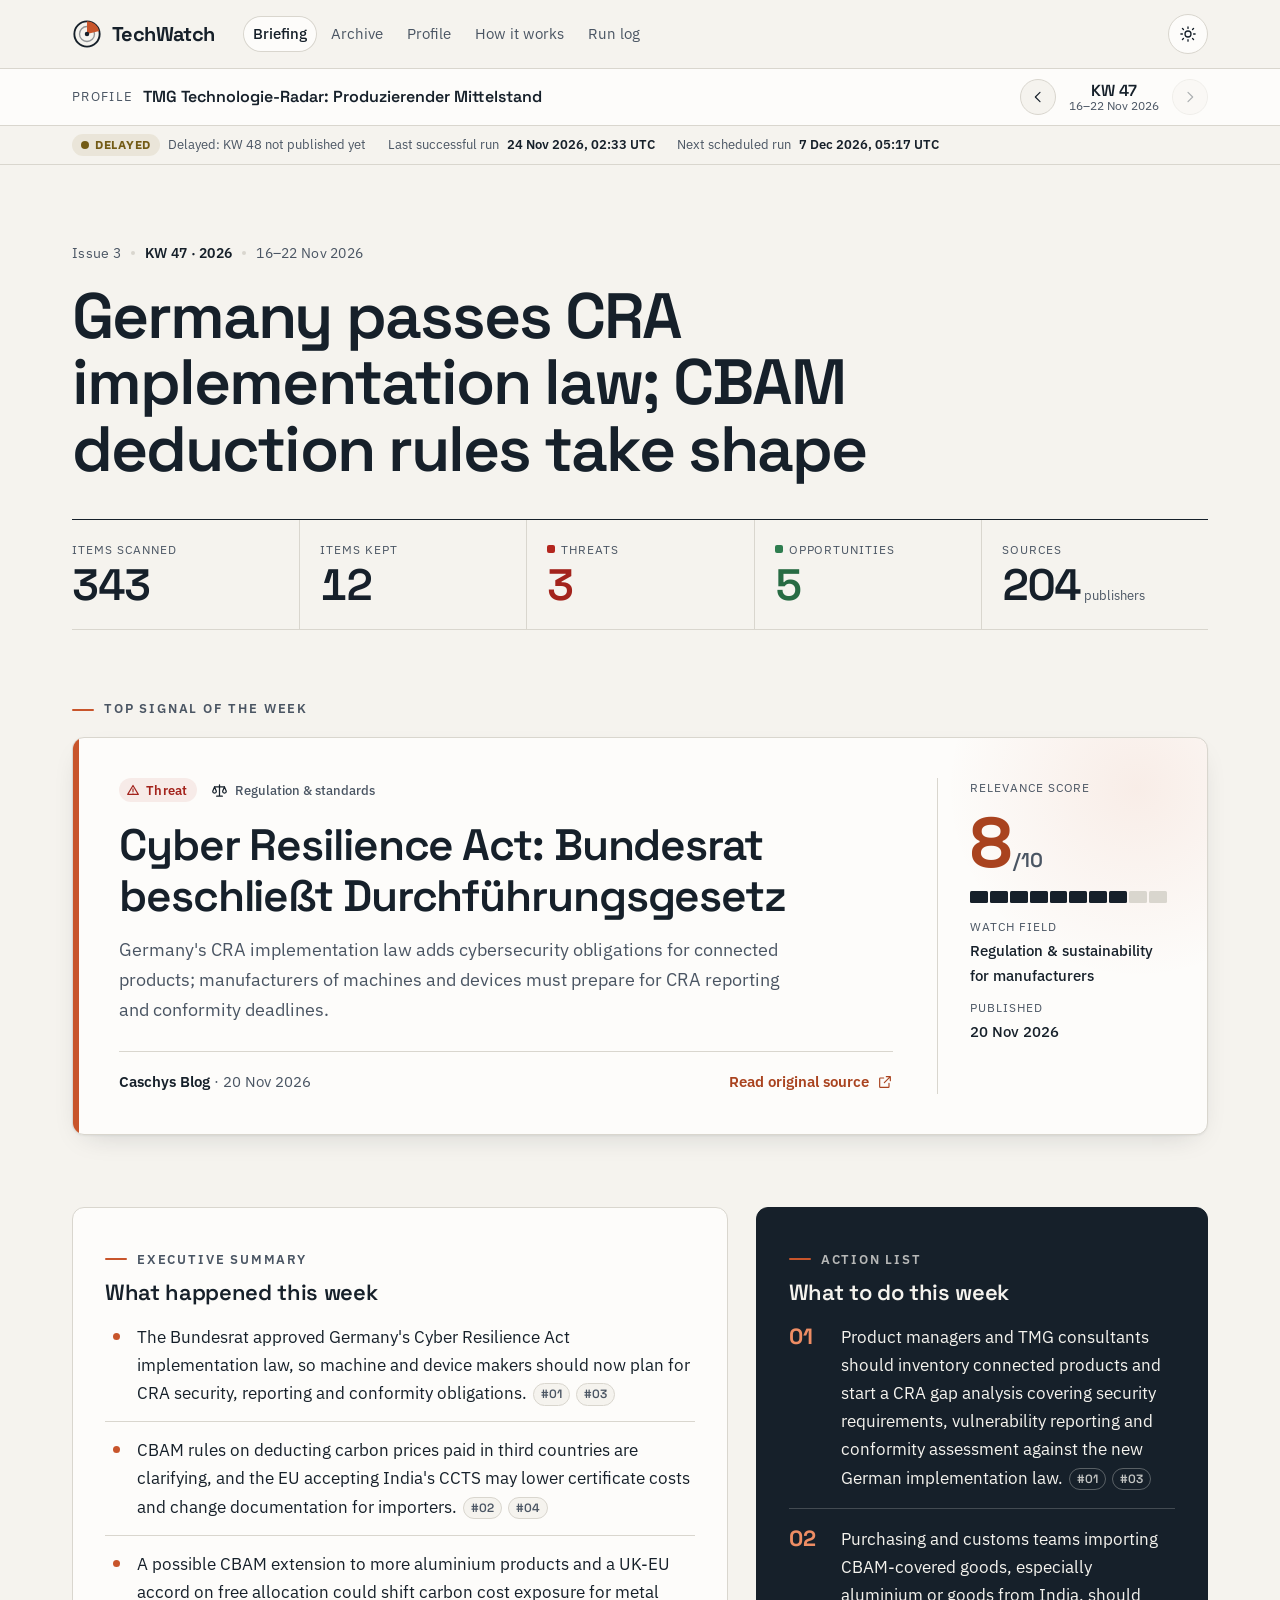
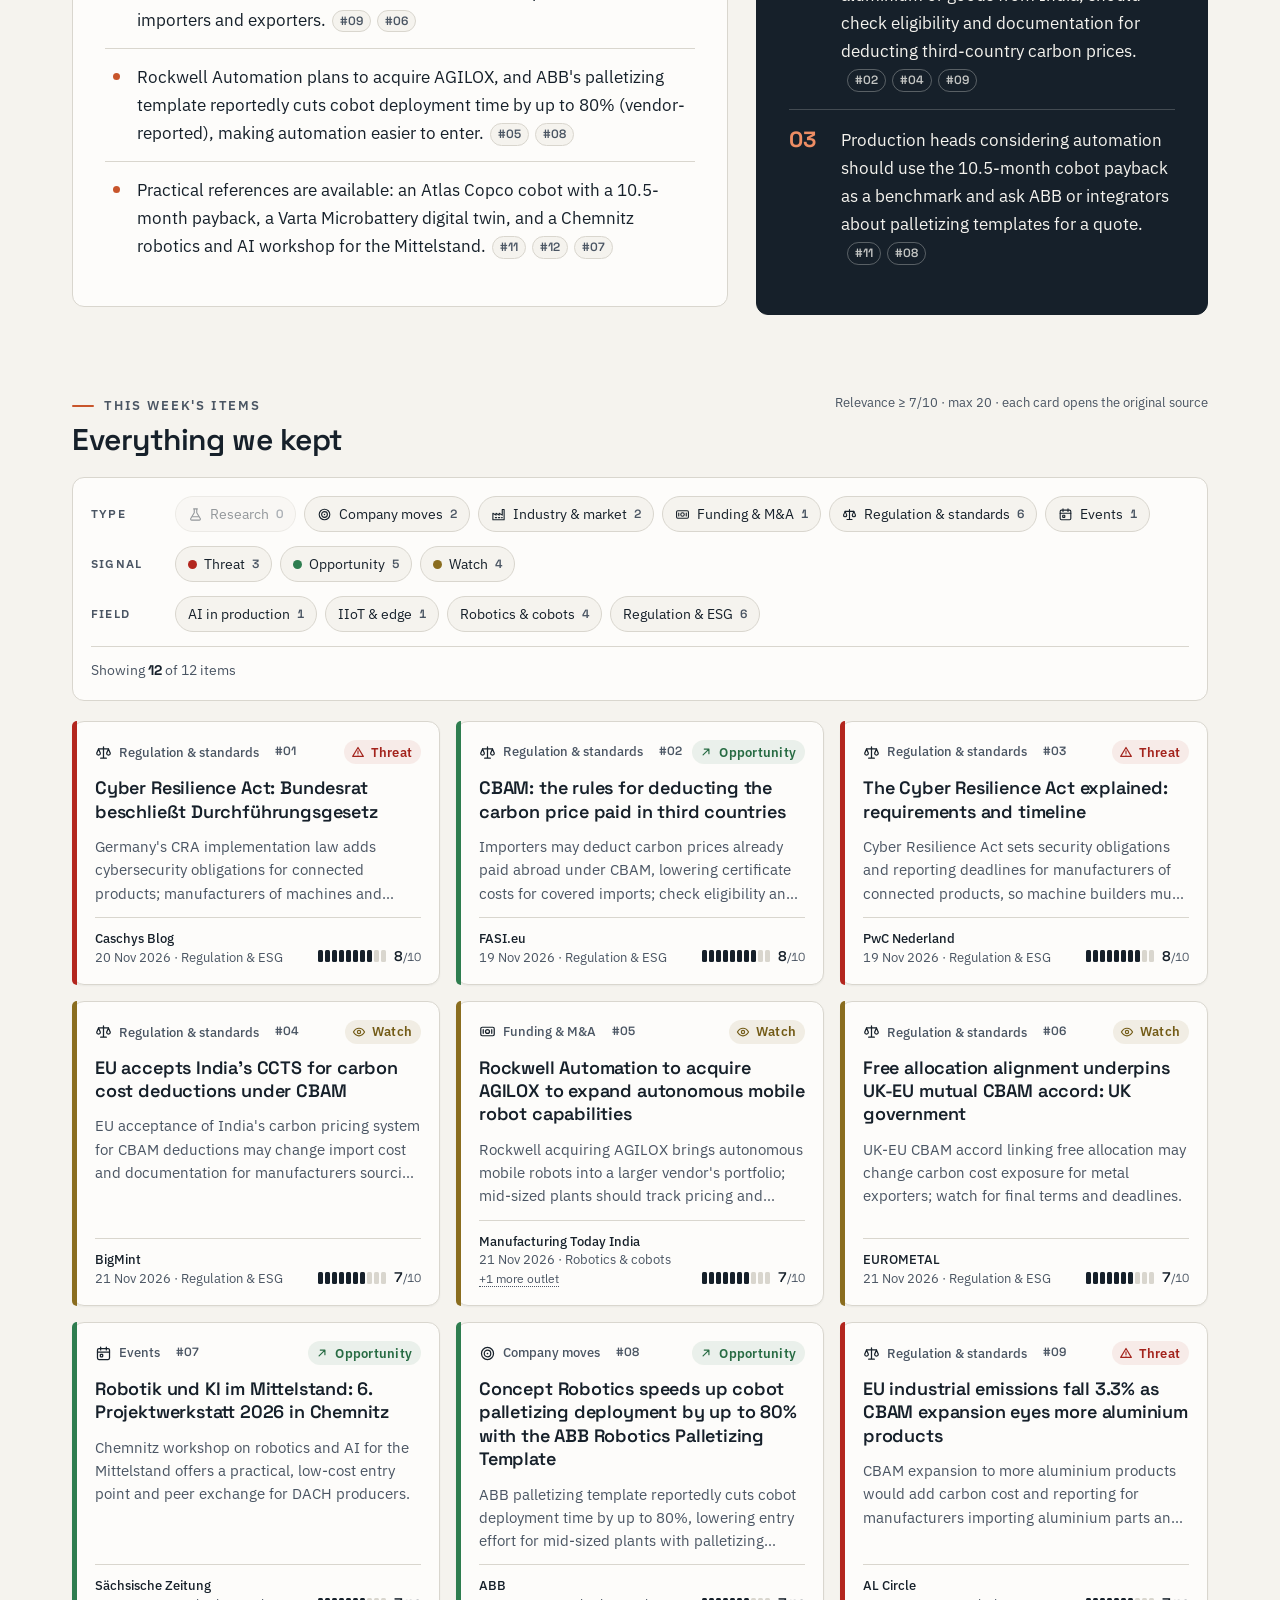
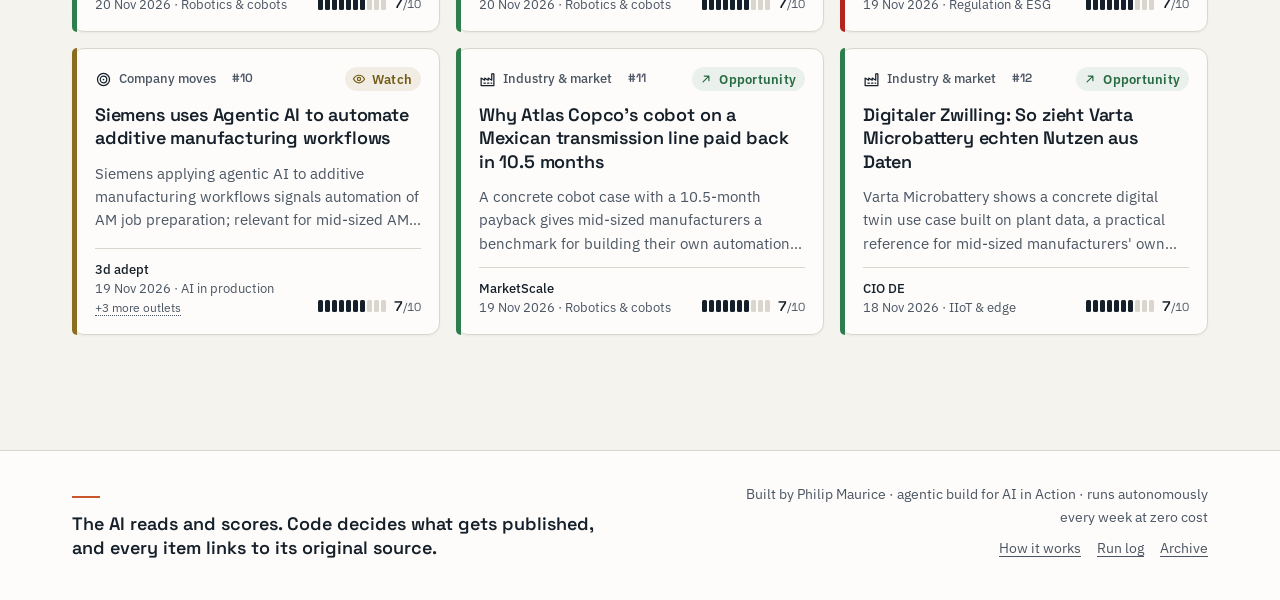
<file: site/index.html>
<!doctype html>
<html lang="en">
<head>
<meta charset="utf-8">
<meta name="viewport" content="width=device-width, initial-scale=1">
<title>TechWatch · Weekly technology briefing</title>
<meta name="description" content="Weekly technology watch for a German die caster: research, competitors, markets and regulation, scored by AI and published by rules.">
<meta name="color-scheme" content="light dark">
<link rel="icon" href="assets/favicon.svg" type="image/svg+xml">
<script>try{var t=localStorage.getItem("tw-theme");if(t==="dark"||t==="light")document.documentElement.setAttribute("data-theme",t)}catch(e){}</script>
<link rel="preconnect" href="https://fonts.googleapis.com">
<link rel="preconnect" href="https://fonts.gstatic.com" crossorigin>
<link rel="stylesheet" href="https://fonts.googleapis.com/css2?family=IBM+Plex+Sans:ital,wght@0,400;0,500;0,600;1,400&family=Space+Grotesk:wght@500;600;700&display=swap">
<link rel="stylesheet" href="assets/css/main.css">
</head>
<body>
<a class="skip-link" href="#main">Skip to content</a>
<header id="masthead" class="masthead"></header>
<main id="main" tabindex="-1"></main>
<footer id="footer" class="footer"></footer>
<script src="assets/js/core.js"></script>
<script src="assets/js/digest.js"></script>
</body>
</html>
</file>
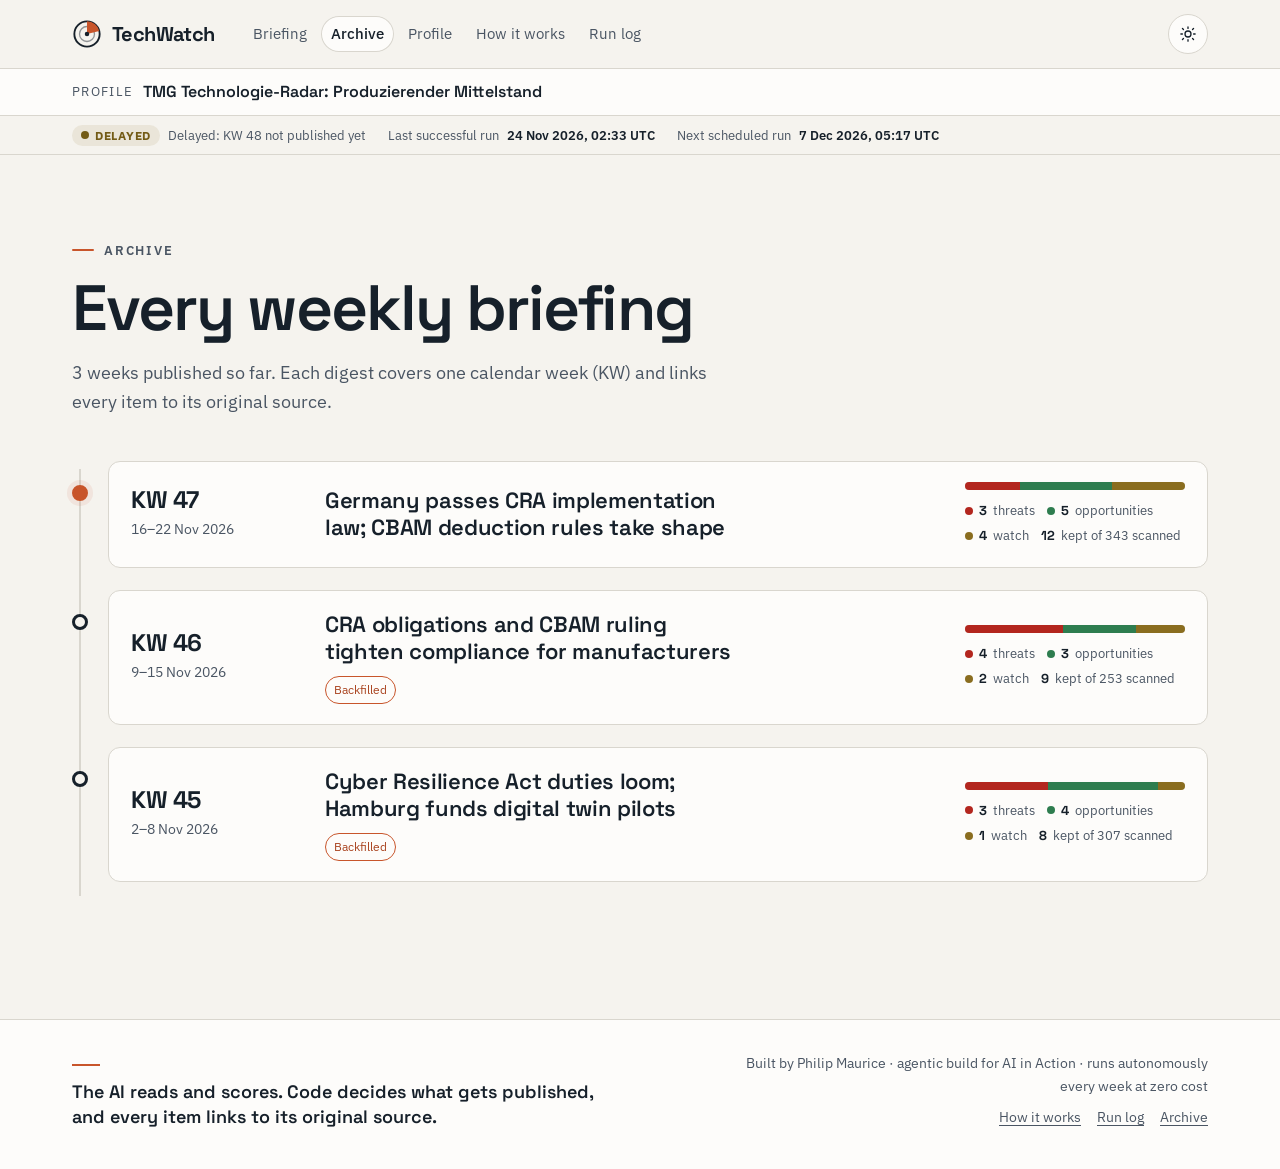
<file: site/archive.html>
<!doctype html>
<html lang="en">
<head>
<meta charset="utf-8">
<meta name="viewport" content="width=device-width, initial-scale=1">
<title>Archive · TechWatch</title>
<meta name="description" content="Every weekly TechWatch briefing, with signal counts per week.">
<meta name="color-scheme" content="light dark">
<link rel="icon" href="assets/favicon.svg" type="image/svg+xml">
<script>try{var t=localStorage.getItem("tw-theme");if(t==="dark"||t==="light")document.documentElement.setAttribute("data-theme",t)}catch(e){}</script>
<link rel="preconnect" href="https://fonts.googleapis.com">
<link rel="preconnect" href="https://fonts.gstatic.com" crossorigin>
<link rel="stylesheet" href="https://fonts.googleapis.com/css2?family=IBM+Plex+Sans:ital,wght@0,400;0,500;0,600;1,400&family=Space+Grotesk:wght@500;600;700&display=swap">
<link rel="stylesheet" href="assets/css/main.css">
</head>
<body>
<a class="skip-link" href="#main">Skip to content</a>
<header id="masthead" class="masthead"></header>
<main id="main" tabindex="-1"></main>
<footer id="footer" class="footer"></footer>
<script src="assets/js/core.js"></script>
<script src="assets/js/archive.js"></script>
</body>
</html>
</file>
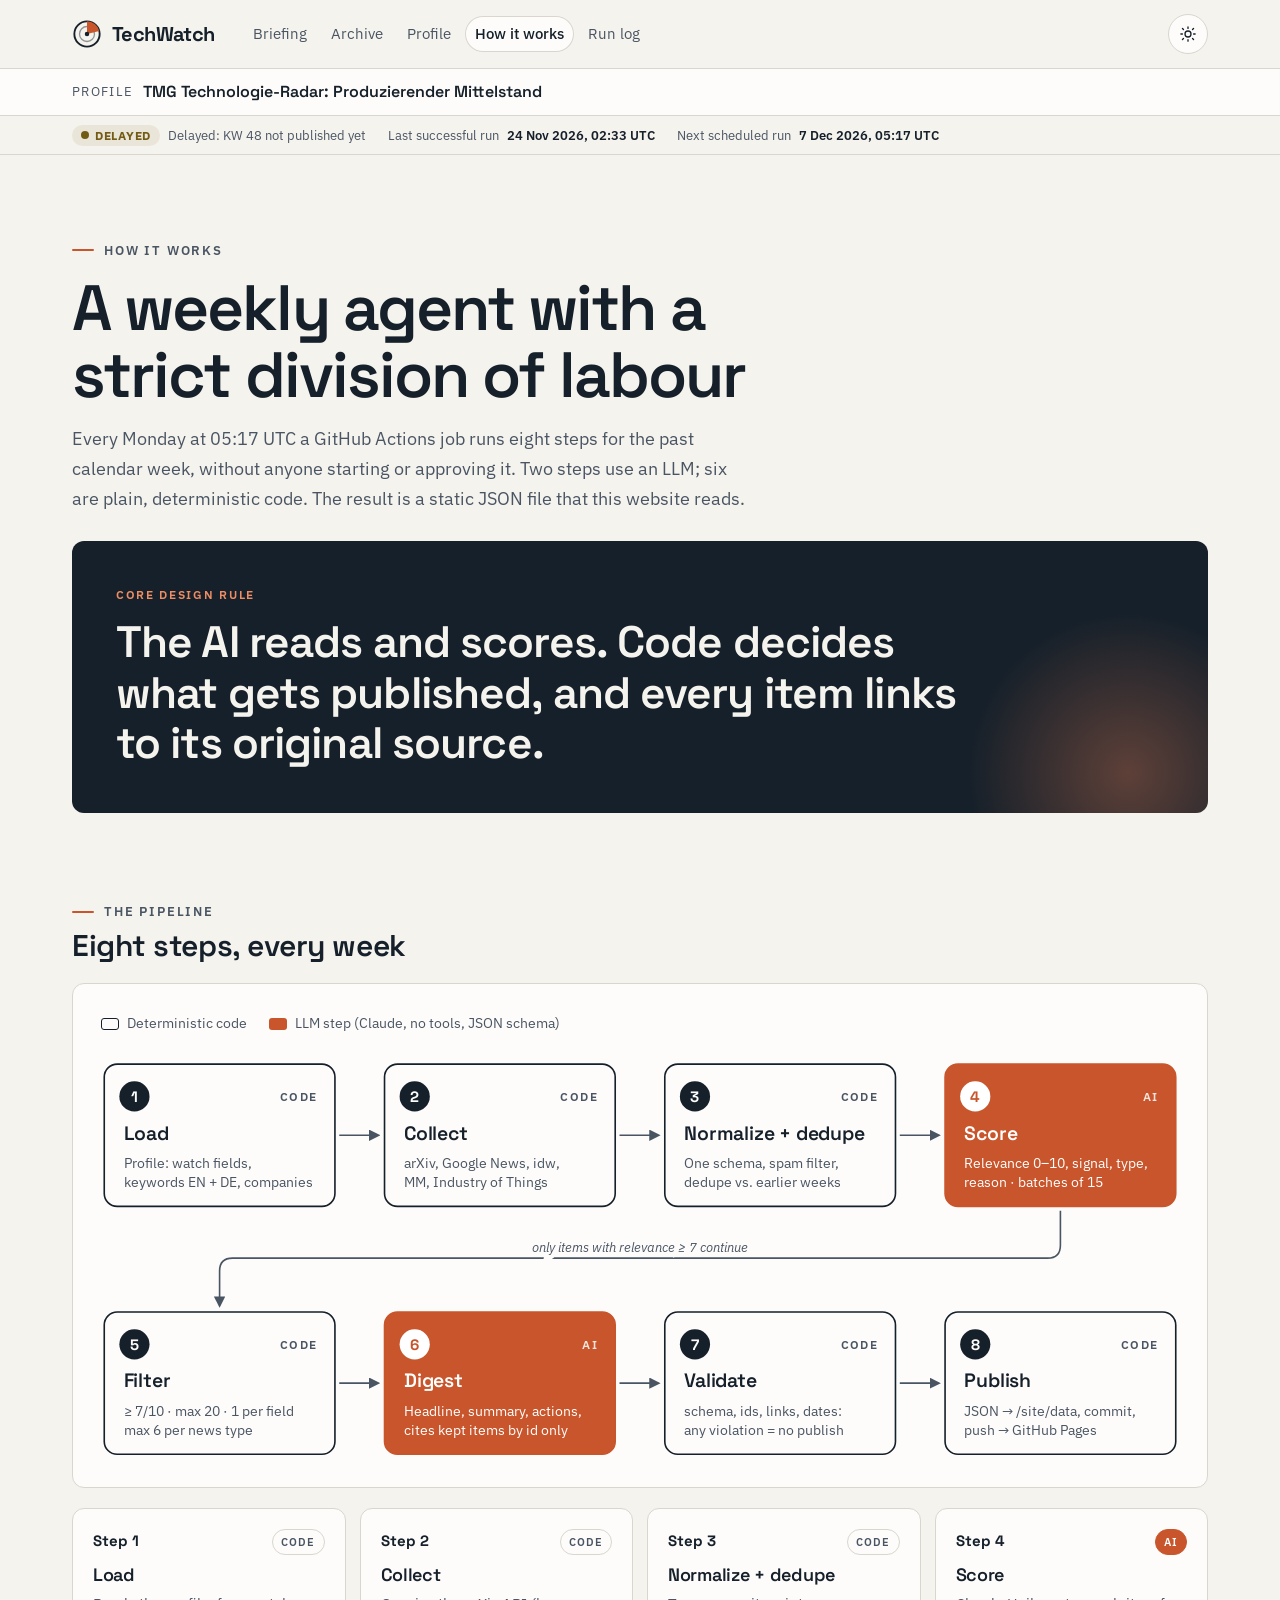
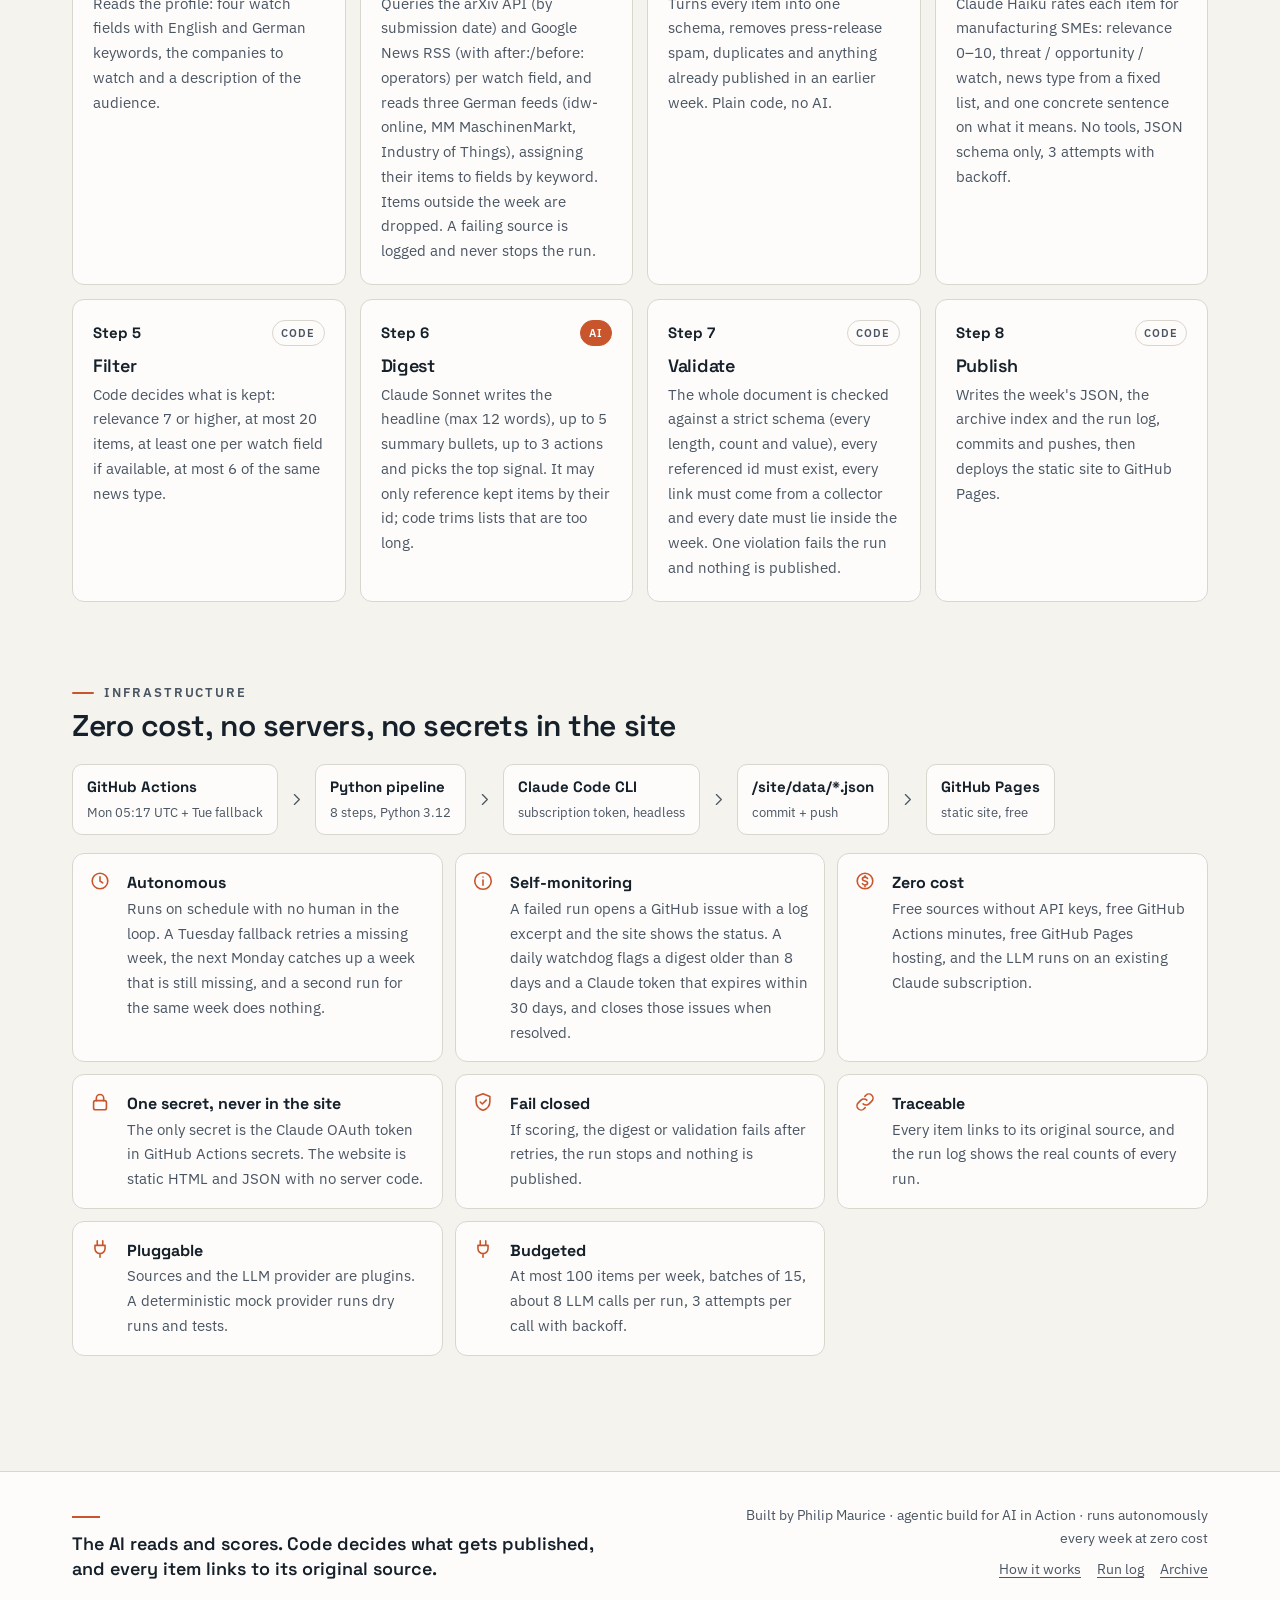
<file: site/how.html>
<!doctype html>
<html lang="en">
<head>
<meta charset="utf-8">
<meta name="viewport" content="width=device-width, initial-scale=1">
<title>How it works · TechWatch</title>
<meta name="description" content="The eight-step TechWatch pipeline: the AI reads and scores, code decides what gets published.">
<meta name="color-scheme" content="light dark">
<link rel="icon" href="assets/favicon.svg" type="image/svg+xml">
<script>try{var t=localStorage.getItem("tw-theme");if(t==="dark"||t==="light")document.documentElement.setAttribute("data-theme",t)}catch(e){}</script>
<link rel="preconnect" href="https://fonts.googleapis.com">
<link rel="preconnect" href="https://fonts.gstatic.com" crossorigin>
<link rel="stylesheet" href="https://fonts.googleapis.com/css2?family=IBM+Plex+Sans:ital,wght@0,400;0,500;0,600;1,400&family=Space+Grotesk:wght@500;600;700&display=swap">
<link rel="stylesheet" href="assets/css/main.css">
</head>
<body>
<a class="skip-link" href="#main">Skip to content</a>
<header id="masthead" class="masthead"></header>
<main id="main" tabindex="-1"></main>
<footer id="footer" class="footer"></footer>
<script src="assets/js/core.js"></script>
<script src="assets/js/how.js"></script>
</body>
</html>
</file>
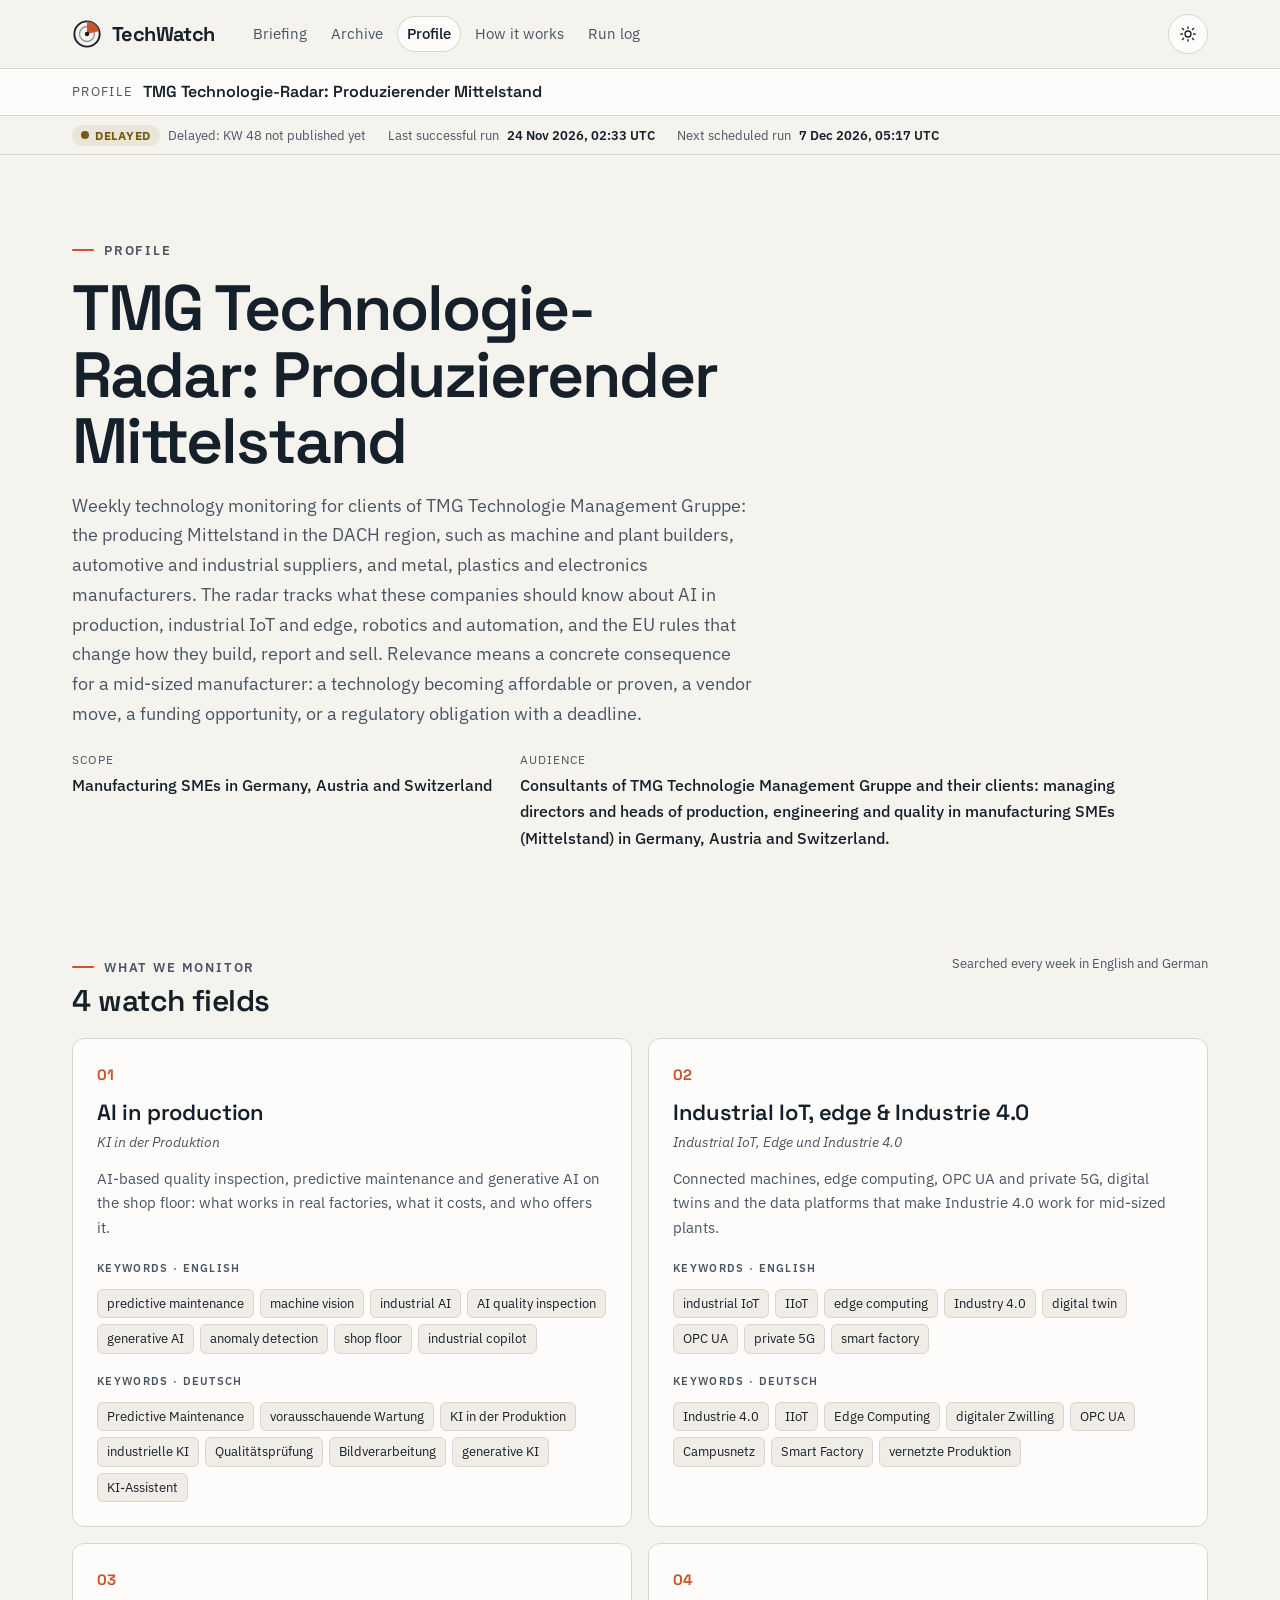
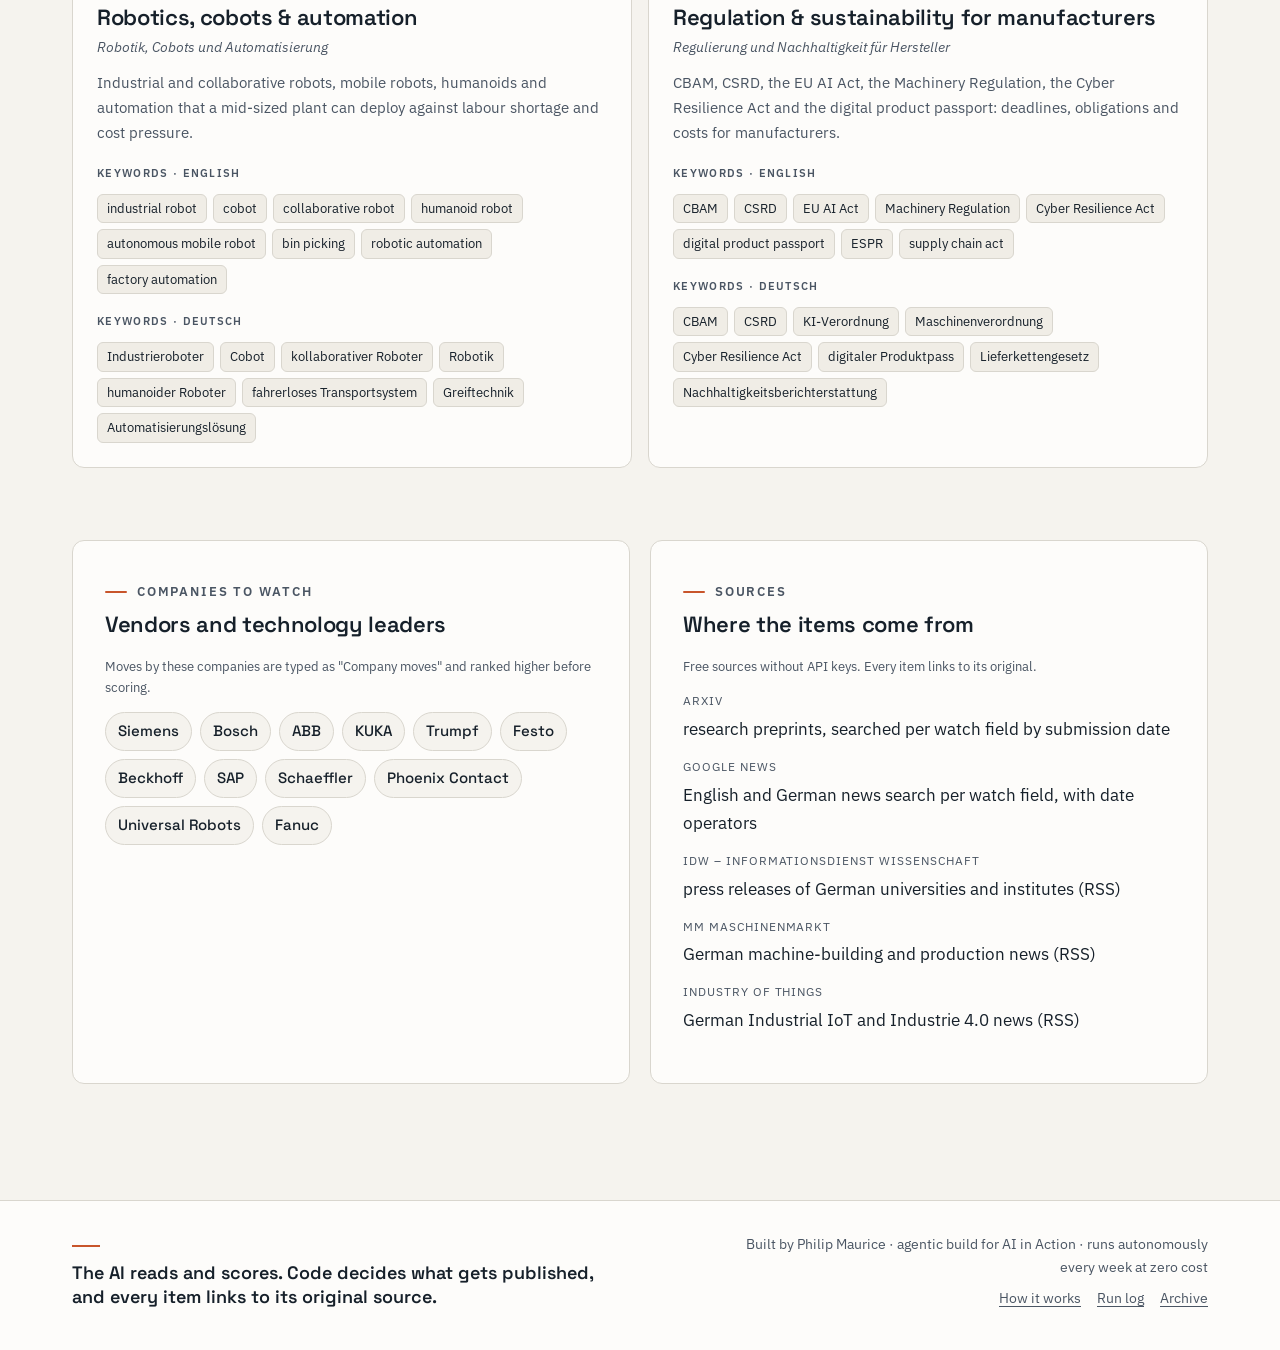
<file: site/profile.html>
<!doctype html>
<html lang="en">
<head>
<meta charset="utf-8">
<meta name="viewport" content="width=device-width, initial-scale=1">
<title>Client profile · TechWatch</title>
<meta name="description" content="The client profile TechWatch monitors: watch fields, keywords and competitors.">
<meta name="color-scheme" content="light dark">
<link rel="icon" href="assets/favicon.svg" type="image/svg+xml">
<script>try{var t=localStorage.getItem("tw-theme");if(t==="dark"||t==="light")document.documentElement.setAttribute("data-theme",t)}catch(e){}</script>
<link rel="preconnect" href="https://fonts.googleapis.com">
<link rel="preconnect" href="https://fonts.gstatic.com" crossorigin>
<link rel="stylesheet" href="https://fonts.googleapis.com/css2?family=IBM+Plex+Sans:ital,wght@0,400;0,500;0,600;1,400&family=Space+Grotesk:wght@500;600;700&display=swap">
<link rel="stylesheet" href="assets/css/main.css">
</head>
<body>
<a class="skip-link" href="#main">Skip to content</a>
<header id="masthead" class="masthead"></header>
<main id="main" tabindex="-1"></main>
<footer id="footer" class="footer"></footer>
<script src="assets/js/core.js"></script>
<script src="assets/js/profile.js"></script>
</body>
</html>
</file>
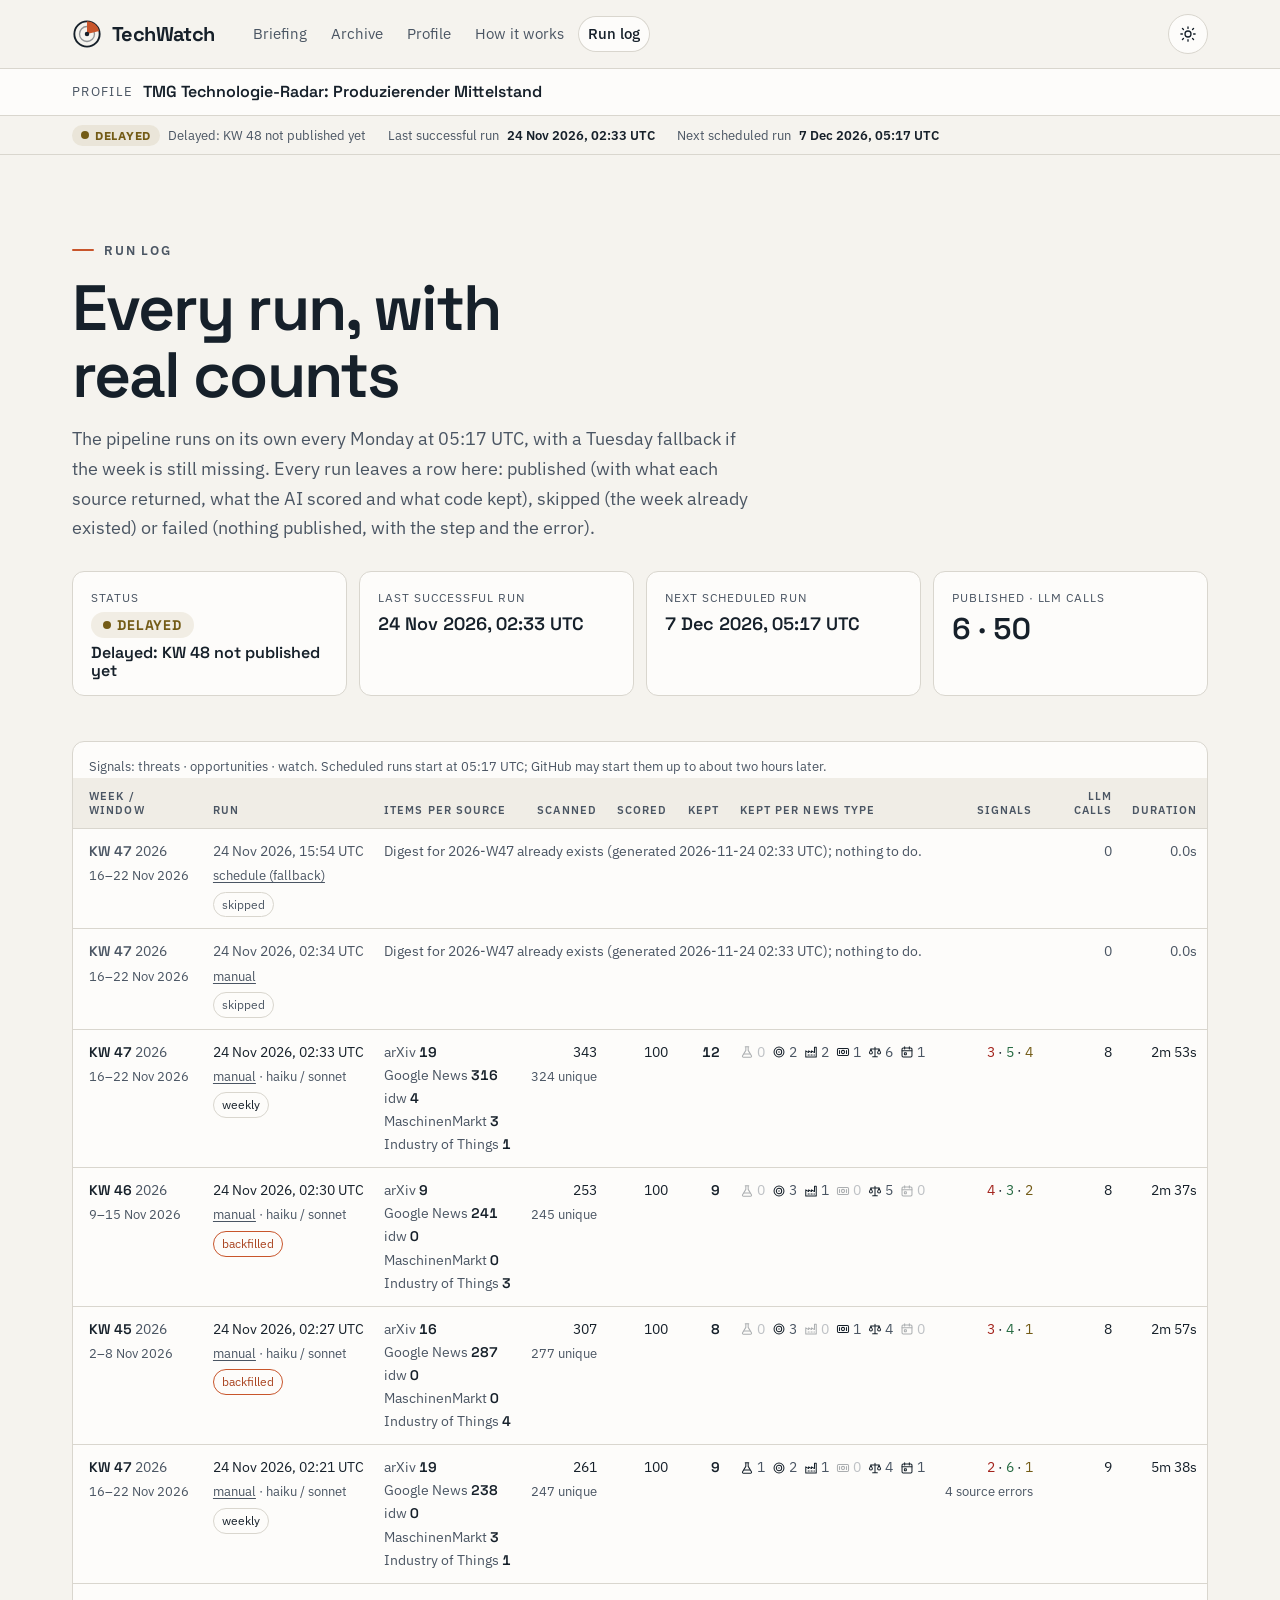
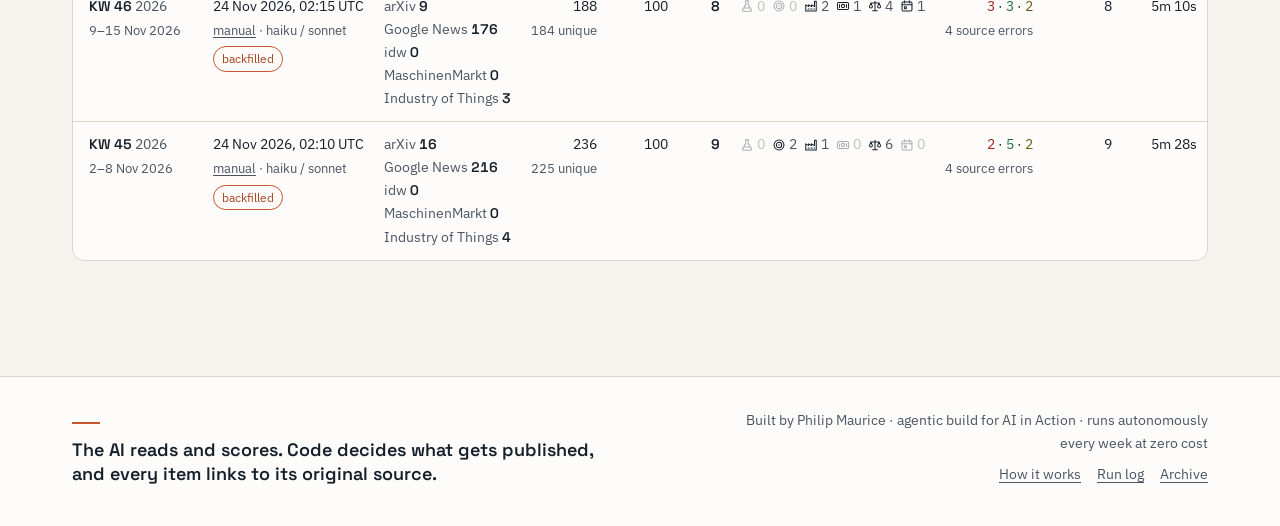
<file: site/runs.html>
<!doctype html>
<html lang="en">
<head>
<meta charset="utf-8">
<meta name="viewport" content="width=device-width, initial-scale=1">
<title>Run log · TechWatch</title>
<meta name="description" content="Every TechWatch pipeline run with real counts: items per source, scored, kept, LLM calls and duration.">
<meta name="color-scheme" content="light dark">
<link rel="icon" href="assets/favicon.svg" type="image/svg+xml">
<script>try{var t=localStorage.getItem("tw-theme");if(t==="dark"||t==="light")document.documentElement.setAttribute("data-theme",t)}catch(e){}</script>
<link rel="preconnect" href="https://fonts.googleapis.com">
<link rel="preconnect" href="https://fonts.gstatic.com" crossorigin>
<link rel="stylesheet" href="https://fonts.googleapis.com/css2?family=IBM+Plex+Sans:ital,wght@0,400;0,500;0,600;1,400&family=Space+Grotesk:wght@500;600;700&display=swap">
<link rel="stylesheet" href="assets/css/main.css">
</head>
<body>
<a class="skip-link" href="#main">Skip to content</a>
<header id="masthead" class="masthead"></header>
<main id="main" tabindex="-1"></main>
<footer id="footer" class="footer"></footer>
<script src="assets/js/core.js"></script>
<script src="assets/js/runs.js"></script>
</body>
</html>
</file>
<file: site/assets/css/main.css>
/* TechWatch: a calm intelligence briefing. Plain CSS, no framework. */

/* ---------- Tokens ---------- */
:root {
  --ink: #16202A;
  --paper: #F5F3EE;
  --surface: #FDFCFA;
  --muted: #4A5563;
  --hairline: #D9D6CE;
  --accent: #C8552B;

  --bg: var(--paper);
  --text: var(--ink);
  --line: var(--hairline);
  --surface-2: #F0EDE6;
  --accent-soft: rgba(200, 85, 43, 0.09);
  --accent-strong: #A9431F;
  --on-accent: #FFFFFF;
  --inv-accent: #EE8D64;

  --threat: #B3261E;
  --opportunity: #2E7D4F;
  --watch: #8A6D1F;
  --threat-ink: #A3231C;
  --opportunity-ink: #276B43;
  --watch-ink: #735B16;
  --threat-bg: rgba(179, 38, 30, 0.08);
  --opportunity-bg: rgba(46, 125, 79, 0.09);
  --watch-bg: rgba(138, 109, 31, 0.10);

  --shadow-sm: 0 1px 2px rgba(22, 32, 42, 0.05);
  --shadow: 0 1px 2px rgba(22, 32, 42, 0.05), 0 10px 28px -14px rgba(22, 32, 42, 0.22);
  --shadow-lg: 0 2px 4px rgba(22, 32, 42, 0.05), 0 18px 40px -16px rgba(22, 32, 42, 0.30);

  --font-head: "Space Grotesk", ui-sans-serif, system-ui, -apple-system, "Segoe UI", sans-serif;
  --font-body: "IBM Plex Sans", ui-sans-serif, system-ui, -apple-system, "Segoe UI", sans-serif;

  --step--1: 0.8125rem;
  --step-0: 1rem;
  --step-1: 1.125rem;
  --step-2: 1.375rem;
  --step-3: clamp(1.5rem, 1.2rem + 1.2vw, 1.875rem);
  --step-4: clamp(1.875rem, 1.3rem + 2.4vw, 2.75rem);
  --step-5: clamp(2.125rem, 1.25rem + 3.9vw, 4rem);

  --radius: 12px;
  --radius-sm: 8px;
  --gutter: 16px;
  --maxw: 1200px;
  --measure: 70ch;
  color-scheme: light;
}

@media (prefers-color-scheme: dark) {
  :root:not([data-theme="light"]) {
    --bg: #10161C;
    --surface: #182129;
    --surface-2: #1E2832;
    --text: #ECE8E1;
    --muted: #A9B2BD;
    --line: #2C3743;
    --accent: #E37C52;
    --accent-strong: #F08F66;
    --accent-soft: rgba(227, 124, 82, 0.12);
    --on-accent: #10161C;
  --inv-accent: #A9431F;
    --threat: #F0776D;
    --opportunity: #5CC28A;
    --watch: #D9B75C;
    --threat-ink: #F58A81;
    --opportunity-ink: #6FCF99;
    --watch-ink: #E2C46F;
    --threat-bg: rgba(240, 119, 109, 0.13);
    --opportunity-bg: rgba(92, 194, 138, 0.12);
    --watch-bg: rgba(217, 183, 92, 0.12);
    --shadow-sm: 0 1px 2px rgba(0, 0, 0, 0.3);
    --shadow: 0 1px 2px rgba(0, 0, 0, 0.3), 0 12px 30px -14px rgba(0, 0, 0, 0.6);
    --shadow-lg: 0 2px 4px rgba(0, 0, 0, 0.3), 0 20px 44px -16px rgba(0, 0, 0, 0.75);
    color-scheme: dark;
  }
}
:root[data-theme="dark"] {
  --bg: #10161C;
  --surface: #182129;
  --surface-2: #1E2832;
  --text: #ECE8E1;
  --muted: #A9B2BD;
  --line: #2C3743;
  --accent: #E37C52;
  --accent-strong: #F08F66;
  --accent-soft: rgba(227, 124, 82, 0.12);
  --on-accent: #10161C;
  --inv-accent: #A9431F;
  --threat: #F0776D;
  --opportunity: #5CC28A;
  --watch: #D9B75C;
  --threat-ink: #F58A81;
  --opportunity-ink: #6FCF99;
  --watch-ink: #E2C46F;
  --threat-bg: rgba(240, 119, 109, 0.13);
  --opportunity-bg: rgba(92, 194, 138, 0.12);
  --watch-bg: rgba(217, 183, 92, 0.12);
  --shadow-sm: 0 1px 2px rgba(0, 0, 0, 0.3);
  --shadow: 0 1px 2px rgba(0, 0, 0, 0.3), 0 12px 30px -14px rgba(0, 0, 0, 0.6);
  --shadow-lg: 0 2px 4px rgba(0, 0, 0, 0.3), 0 20px 44px -16px rgba(0, 0, 0, 0.75);
  color-scheme: dark;
}

/* ---------- Base ---------- */
*, *::before, *::after { box-sizing: border-box; }
html { -webkit-text-size-adjust: 100%; text-size-adjust: 100%; }
body {
  margin: 0;
  background: var(--bg);
  color: var(--text);
  font-family: var(--font-body);
  font-size: 1.0625rem;
  line-height: 1.65;
  -webkit-font-smoothing: antialiased;
  text-rendering: optimizeLegibility;
  overflow-x: hidden;
}
h1, h2, h3, h4 { font-family: var(--font-head); line-height: 1.15; margin: 0; letter-spacing: -0.015em; font-weight: 600; }
p { margin: 0; }
a { color: inherit; }
img, svg { display: block; }
button { font: inherit; color: inherit; }
ul, ol { margin: 0; padding: 0; }
.tnum { font-variant-numeric: tabular-nums; }
.visually-hidden {
  position: absolute !important; width: 1px; height: 1px; padding: 0; margin: -1px;
  overflow: hidden; clip: rect(0 0 0 0); white-space: nowrap; border: 0;
}
:focus-visible { outline: 2px solid var(--accent); outline-offset: 3px; border-radius: 6px; }
::selection { background: var(--accent); color: var(--on-accent); }

.skip-link {
  position: absolute; left: 12px; top: -48px; z-index: 50;
  background: var(--text); color: var(--bg); padding: 8px 14px; border-radius: 8px; text-decoration: none;
}
.skip-link:focus { top: 12px; }

.wrap { width: 100%; max-width: var(--maxw); margin: 0 auto; padding: 0 var(--gutter); }
@media (min-width: 720px) { :root { --gutter: 32px; } }

.icon { width: 1em; height: 1em; flex: none; stroke: currentColor; fill: none; stroke-width: 1.75; stroke-linecap: round; stroke-linejoin: round; }

/* ---------- Masthead ---------- */
.masthead { background: var(--bg); border-bottom: 1px solid var(--line); }
.topbar__inner {
  display: flex; align-items: center; gap: 12px 28px; flex-wrap: wrap;
  padding-top: 14px; padding-bottom: 14px;
}
.brand {
  display: inline-flex; align-items: center; gap: 10px; text-decoration: none;
  font-family: var(--font-head); font-weight: 700; font-size: 1.25rem; letter-spacing: -0.03em;
}
.brand__mark { width: 30px; height: 30px; color: var(--text); }
.brand__mark .sweep { fill: var(--accent); }
.brand small {
  font-family: var(--font-body); font-weight: 500; font-size: 0.6875rem; letter-spacing: 0.12em;
  text-transform: uppercase; color: var(--muted); margin-left: 2px; padding-top: 3px;
}
.nav { display: flex; gap: 4px; order: 3; width: 100%; overflow-x: auto; scrollbar-width: none; margin: 0 -6px; }
.nav::-webkit-scrollbar { display: none; }
@media (max-width: 899px) { .nav { -webkit-mask-image: linear-gradient(90deg, #000 85%, transparent); mask-image: linear-gradient(90deg, #000 85%, transparent); padding-right: 28px; } }
.nav a {
  flex: none; text-decoration: none; font-size: 0.9375rem; color: var(--muted);
  padding: 6px 10px; border-radius: 999px; transition: color .15s, background .15s;
}
.nav a:hover { color: var(--text); background: var(--surface-2); }
.nav a[aria-current="page"] { color: var(--text); background: var(--surface); box-shadow: inset 0 0 0 1px var(--line); font-weight: 500; }
.topbar__end { margin-left: auto; display: flex; align-items: center; gap: 8px; }
@media (min-width: 900px) {
  .nav { order: 0; width: auto; margin: 0; }
}

.icon-btn {
  display: inline-grid; place-items: center; width: 40px; height: 40px; border-radius: 999px;
  border: 1px solid var(--line); background: var(--surface); cursor: pointer; color: var(--text);
  transition: border-color .15s, transform .15s;
}
.icon-btn:hover { border-color: var(--muted); }
.icon-btn .icon { width: 18px; height: 18px; }
.theme-toggle .moon { display: none; }
:root[data-theme="dark"] .theme-toggle .sun { display: none; }
:root[data-theme="dark"] .theme-toggle .moon { display: block; }
@media (prefers-color-scheme: dark) {
  :root:not([data-theme="light"]) .theme-toggle .sun { display: none; }
  :root:not([data-theme="light"]) .theme-toggle .moon { display: block; }
}

.subbar { border-top: 1px solid var(--line); background: var(--surface); }
.subbar__inner { display: flex; align-items: center; justify-content: space-between; gap: 10px 16px; padding-top: 10px; padding-bottom: 10px; }
.subbar__inner > .client { flex: 1 1 auto; }
.subbar__inner > #week-switch-slot { flex: none; }
@media (max-width: 640px) {
  .subbar__inner { flex-wrap: wrap; }
  .subbar__inner > #week-switch-slot { flex: 1 1 100%; }
  .subbar__inner > #week-switch-slot:empty { display: none; }
  .week-switch { display: flex; justify-content: space-between; width: 100%; padding-top: 10px; border-top: 1px solid var(--line); }
}
.client { display: flex; align-items: center; gap: 8px 10px; flex-wrap: wrap; min-width: 0; }
.client__label { font-size: var(--step--1); color: var(--muted); text-transform: uppercase; letter-spacing: 0.1em; }
.client__name { font-family: var(--font-head); font-weight: 600; font-size: 1rem; }
.client select {
  font: inherit; font-family: var(--font-head); font-weight: 600; background: transparent; color: var(--text);
  border: 1px solid var(--line); border-radius: 8px; padding: 2px 6px;
}
.pill {
  display: inline-flex; align-items: center; gap: 6px; white-space: nowrap;
  font-size: 0.75rem; font-weight: 500; letter-spacing: 0.02em; line-height: 1;
  padding: 5px 9px; border-radius: 999px; border: 1px dashed var(--accent); color: var(--accent-strong); background: var(--accent-soft);
}
:root[data-theme="dark"] .pill { color: var(--accent); }

.week-switch { display: inline-flex; align-items: center; gap: 4px; }
.week-switch a, .week-switch span.disabled {
  display: inline-grid; place-items: center; width: 36px; height: 36px; border-radius: 999px; text-decoration: none;
  border: 1px solid var(--line); background: var(--bg);
}
.week-switch a:hover { border-color: var(--text); }
.week-switch span.disabled { opacity: 0.35; }
.week-switch .icon { width: 16px; height: 16px; }
.week-switch__label {
  min-width: 108px; text-align: center; font-family: var(--font-head); font-weight: 600; font-size: 1rem; line-height: 1.1;
}
.week-switch__label small { display: block; font-family: var(--font-body); font-weight: 400; font-size: 0.75rem; color: var(--muted); }

/* ---------- Generic sections ---------- */
main { display: block; }
.section { padding-top: clamp(40px, 6vw, 72px); }
.section-head { display: flex; align-items: baseline; justify-content: space-between; gap: 8px 24px; flex-wrap: wrap; margin-bottom: 20px; }
.kicker {
  display: inline-flex; align-items: center; gap: 10px;
  font-family: var(--font-body); font-size: 0.8125rem; font-weight: 600; letter-spacing: 0.14em; text-transform: uppercase; color: var(--muted);
}
.kicker::before { content: ""; width: 22px; height: 2px; background: var(--accent); border-radius: 2px; }
.section-title { font-size: var(--step-3); margin-top: 6px; }
.muted { color: var(--muted); }
.small { font-size: var(--step--1); }
.eyebrow { font-size: 0.875rem; color: var(--muted); letter-spacing: 0.02em; display: flex; flex-wrap: wrap; gap: 4px 10px; align-items: center; }
.eyebrow .dot { width: 4px; height: 4px; border-radius: 50%; background: var(--line); }
.eyebrow strong { color: var(--text); font-weight: 600; }

.notice {
  display: flex; gap: 10px; align-items: flex-start; max-width: var(--measure);
  font-size: 0.9375rem; color: var(--muted); margin-top: 18px;
  padding: 10px 14px; border-radius: var(--radius-sm); background: var(--surface); border: 1px solid var(--line);
}
.notice .icon { width: 18px; height: 18px; margin-top: 3px; color: var(--accent); }
.notice--warn { border-color: var(--watch); background: var(--watch-bg); color: var(--text); }
.notice--warn .icon { color: var(--watch-ink); }

/* ---------- Hero ---------- */
.hero { padding-top: clamp(36px, 6vw, 80px); }
.hero__title {
  font-size: var(--step-5); font-weight: 600; letter-spacing: -0.03em; line-height: 1.04;
  max-width: 20ch; margin-top: 18px; text-wrap: balance;
}
.hero__lede { margin-top: 18px; color: var(--muted); max-width: 60ch; font-size: var(--step-1); }

.kpis {
  display: grid; grid-template-columns: repeat(3, minmax(0, 1fr)); margin: 36px 0 0; padding: 0;
  border-top: 1px solid var(--text); border-bottom: 1px solid var(--line);
}
.kpi { padding: 16px 12px 18px 0; border-bottom: 1px solid var(--line); }
.kpi:nth-child(n+4) { border-bottom: 0; }
.kpi dt { font-size: 0.75rem; letter-spacing: 0.08em; text-transform: uppercase; color: var(--muted); display: flex; align-items: center; gap: 6px; }
.kpi dd { margin: 4px 0 0; font-family: var(--font-head); font-weight: 600; font-size: clamp(1.75rem, 1.2rem + 2vw, 2.75rem); line-height: 1; font-variant-numeric: tabular-nums; letter-spacing: -0.02em; }
.kpi dd small { font-family: var(--font-body); font-weight: 400; font-size: 0.8125rem; color: var(--muted); letter-spacing: 0; margin-left: 4px; }
.kpi--threat dd { color: var(--threat-ink); }
.kpi--opportunity dd { color: var(--opportunity-ink); }
.kpi .swatch { width: 8px; height: 8px; border-radius: 2px; }
@media (min-width: 760px) {
  .kpis { grid-template-columns: repeat(5, minmax(0, 1fr)); }
  .kpi { border-bottom: 0; padding: 20px 20px 22px; border-left: 1px solid var(--line); }
  .kpi:first-child { border-left: 0; padding-left: 0; }
}

/* ---------- Badges, types, relevance ---------- */
.badge {
  display: inline-flex; align-items: center; gap: 6px; white-space: nowrap;
  font-size: 0.78125rem; font-weight: 600; letter-spacing: 0.02em; line-height: 1;
  padding: 5px 9px 5px 7px; border-radius: 999px;
}
.badge .icon { width: 14px; height: 14px; stroke-width: 2; }
.badge--threat { color: var(--threat-ink); background: var(--threat-bg); }
.badge--opportunity { color: var(--opportunity-ink); background: var(--opportunity-bg); }
.badge--watch { color: var(--watch-ink); background: var(--watch-bg); }

.type { display: inline-flex; align-items: center; gap: 7px; font-size: 0.8125rem; color: var(--muted); font-weight: 500; white-space: nowrap; }
.type .icon { width: 17px; height: 17px; color: var(--text); }
.field-tag { font-size: 0.8125rem; color: var(--muted); }

.rel { display: inline-flex; align-items: center; gap: 8px; }
.rel__bar { display: inline-grid; grid-template-columns: repeat(10, 5px); gap: 2px; }
.rel__bar i { display: block; height: 12px; border-radius: 1.5px; background: var(--line); }
.rel__bar i.on { background: var(--text); }
.rel__n { font-family: var(--font-head); font-weight: 600; font-size: 0.875rem; font-variant-numeric: tabular-nums; min-width: 2.6ch; }
.rel__n small { color: var(--muted); font-weight: 400; }

/* ---------- Top signal ---------- */
.feature {
  position: relative; display: block; text-decoration: none; overflow: hidden;
  background: var(--surface); border: 1px solid var(--line); border-radius: var(--radius);
  padding: clamp(22px, 3.4vw, 40px); padding-left: clamp(26px, 3.8vw, 46px);
  box-shadow: var(--shadow); transition: transform .2s ease, box-shadow .2s ease;
}
.feature::before { content: ""; position: absolute; inset: 0 auto 0 0; width: 6px; background: var(--accent); }
.feature::after {
  content: ""; position: absolute; right: -120px; top: -140px; width: 380px; height: 380px; border-radius: 50%;
  background: radial-gradient(closest-side, var(--accent-soft), transparent); pointer-events: none;
}
.feature:hover { transform: translateY(-3px); box-shadow: var(--shadow-lg); }
.feature__meta { display: flex; align-items: center; flex-wrap: wrap; gap: 8px 14px; position: relative; z-index: 1; }
.feature__title { font-size: var(--step-4); margin-top: 18px; max-width: 26ch; letter-spacing: -0.025em; position: relative; z-index: 1; text-wrap: balance; }
.feature__reason { margin-top: 14px; font-size: var(--step-1); color: var(--muted); max-width: 62ch; position: relative; z-index: 1; }
.feature__foot { display: flex; align-items: center; justify-content: space-between; flex-wrap: wrap; gap: 14px 24px; margin-top: 26px; padding-top: 18px; border-top: 1px solid var(--line); position: relative; z-index: 1; }
.feature__src { font-size: 0.9375rem; color: var(--muted); }
.feature__src strong { color: var(--text); font-weight: 600; }
.cta { display: inline-flex; align-items: center; gap: 8px; font-weight: 600; font-size: 0.9375rem; color: var(--accent-strong); }
:root[data-theme="dark"] .cta { color: var(--accent); }
@media (prefers-color-scheme: dark) { :root:not([data-theme="light"]) .cta { color: var(--accent); } }
.cta .icon { width: 16px; height: 16px; transition: transform .2s; }
.feature:hover .cta .icon { transform: translate(2px, -2px); }

/* ---------- Briefing: summary + actions ---------- */
.brief { display: grid; gap: 20px; }
@media (min-width: 900px) { .brief { grid-template-columns: minmax(0, 1.45fr) minmax(0, 1fr); gap: 28px; align-items: start; } }
.panel { background: var(--surface); border: 1px solid var(--line); border-radius: var(--radius); padding: clamp(22px, 3vw, 32px); }
.panel h2 { font-size: var(--step-2); margin: 10px 0 18px; }
.summary-list { list-style: none; display: grid; gap: 0; }
.summary-list li { display: grid; grid-template-columns: 22px 1fr; gap: 10px; padding: 14px 0; border-top: 1px solid var(--line); }
.summary-list li:first-child { border-top: 0; padding-top: 0; }
.summary-list li::before { content: ""; width: 7px; height: 7px; margin-top: 10px; border-radius: 50%; background: var(--accent); justify-self: center; }
.summary-list p { max-width: var(--measure); }
.refs { display: inline-flex; flex-wrap: wrap; gap: 6px; margin-left: 6px; vertical-align: 1px; }
.ref {
  display: inline-flex; align-items: center; gap: 4px; font-family: var(--font-head); font-size: 0.75rem; font-weight: 600;
  color: var(--muted); text-decoration: none; padding: 2px 7px; border-radius: 999px; border: 1px solid var(--line);
  background: var(--bg); line-height: 1.4; cursor: pointer;
}
.ref:hover { color: var(--text); border-color: var(--text); }

.actions-panel { background: var(--text); color: var(--bg); border-color: var(--text); }
.actions-panel .kicker { color: color-mix(in srgb, var(--bg) 72%, transparent); }
.actions-list { list-style: none; counter-reset: act; display: grid; gap: 0; }
.actions-list li { counter-increment: act; display: grid; grid-template-columns: 44px 1fr; gap: 8px; padding: 16px 0; border-top: 1px solid color-mix(in srgb, var(--bg) 20%, transparent); }
.actions-list li:first-child { border-top: 0; padding-top: 0; }
.actions-list li::before {
  content: counter(act, decimal-leading-zero); font-family: var(--font-head); font-weight: 700; font-size: 1.375rem; line-height: 1.2;
  color: var(--inv-accent);
}
.actions-panel .ref { background: transparent; color: color-mix(in srgb, var(--bg) 78%, transparent); border-color: color-mix(in srgb, var(--bg) 30%, transparent); }
.actions-panel .ref:hover { color: var(--bg); border-color: var(--bg); }
.empty-inline { color: var(--muted); font-style: italic; }
.actions-panel .empty-inline { color: color-mix(in srgb, var(--bg) 70%, transparent); }

/* ---------- Filters ---------- */
.filters {
  display: grid; gap: 14px; padding: 18px; border-radius: var(--radius);
  background: var(--surface); border: 1px solid var(--line);
}
.filter-group { display: grid; gap: 8px; }
@media (min-width: 760px) { .filter-group { grid-template-columns: 76px 1fr; align-items: start; } }
.filter-label { font-size: 0.75rem; font-weight: 600; letter-spacing: 0.1em; text-transform: uppercase; color: var(--muted); padding-top: 8px; }
.chips { display: flex; flex-wrap: wrap; gap: 8px; }
.chip {
  display: inline-flex; align-items: center; gap: 7px; min-height: 36px; padding: 6px 12px; border-radius: 999px;
  border: 1px solid var(--line); background: var(--bg); cursor: pointer; font-size: 0.875rem; line-height: 1.2;
  transition: background .15s, border-color .15s, color .15s;
}
.chip .icon { width: 15px; height: 15px; }
.chip:hover:not(:disabled) { border-color: var(--text); }
.chip__n { font-family: var(--font-head); font-weight: 600; font-size: 0.75rem; color: var(--muted); font-variant-numeric: tabular-nums; }
.chip[aria-pressed="true"] { background: var(--text); color: var(--bg); border-color: var(--text); }
.chip[aria-pressed="true"] .chip__n { color: inherit; opacity: 0.75; }
.chip:disabled { opacity: 0.45; cursor: default; }
.chip .sigdot { width: 9px; height: 9px; border-radius: 50%; }
.sigdot--threat { background: var(--threat); }
.sigdot--opportunity { background: var(--opportunity); }
.sigdot--watch { background: var(--watch); }
.filter-foot { display: flex; align-items: center; justify-content: space-between; gap: 12px; flex-wrap: wrap; padding-top: 12px; border-top: 1px solid var(--line); }
.result-line { font-size: 0.875rem; color: var(--muted); }
.result-line strong { color: var(--text); font-family: var(--font-head); }
.link-btn { background: none; border: 0; padding: 4px 2px; cursor: pointer; color: var(--accent-strong); font-weight: 600; font-size: 0.875rem; text-decoration: underline; text-underline-offset: 3px; }
:root[data-theme="dark"] .link-btn { color: var(--accent); }
@media (prefers-color-scheme: dark) { :root:not([data-theme="light"]) .link-btn { color: var(--accent); } }
.link-btn[hidden] { display: none; }

/* ---------- Item grid ---------- */
.grid {
  display: grid; gap: 16px; margin-top: 20px;
  grid-template-columns: repeat(auto-fill, minmax(min(100%, 320px), 1fr));
  transition: opacity .18s ease;
}
.grid.is-updating { opacity: 0; }
.card {
  position: relative; display: flex; flex-direction: column; gap: 12px; text-decoration: none; min-width: 0;
  background: var(--surface); border: 1px solid var(--line); border-radius: var(--radius);
  padding: 18px 18px 16px 22px; box-shadow: var(--shadow-sm);
  transition: transform .2s ease, box-shadow .2s ease, border-color .2s ease;
  animation: rise .35s ease both;
}
.card[hidden] { display: none; }
.card::before { content: ""; position: absolute; left: -1px; top: -1px; bottom: -1px; width: 5px; border-radius: var(--radius) 0 0 var(--radius); }
.card--threat::before { background: var(--threat); }
.card--opportunity::before { background: var(--opportunity); }
.card--watch::before { background: var(--watch); }
.card:hover { transform: translateY(-3px); box-shadow: var(--shadow-lg); border-color: color-mix(in srgb, var(--line) 50%, var(--muted)); }
.card.flash { animation: flash 1.6s ease; }
.card__top { display: flex; align-items: center; justify-content: space-between; gap: 10px; }
.card__no { font-family: var(--font-head); font-size: 0.75rem; font-weight: 600; color: var(--muted); margin-right: auto; padding-left: 2px; }
.card__top .type { margin-right: 4px; }
.card__title { font-size: 1.125rem; line-height: 1.3; letter-spacing: -0.01em; overflow-wrap: anywhere; }
.card__reason { font-size: 0.9375rem; color: var(--muted); line-height: 1.55; display: -webkit-box; -webkit-line-clamp: 3; -webkit-box-orient: vertical; overflow: hidden; }
.card__foot { margin-top: auto; padding-top: 12px; border-top: 1px solid var(--line); display: flex; align-items: flex-end; justify-content: space-between; gap: 12px; }
.card__src { font-size: 0.8125rem; color: var(--muted); line-height: 1.45; min-width: 0; }
.card__src strong { display: block; color: var(--text); font-weight: 500; white-space: nowrap; overflow: hidden; text-overflow: ellipsis; max-width: 100%; }
.card__ext { position: absolute; top: 16px; right: 16px; width: 16px; height: 16px; color: var(--muted); opacity: 0; transition: opacity .2s; }
.card:hover .card__ext, .card:focus-visible .card__ext { opacity: 1; }
.card:hover .badge, .card:focus-visible .badge { visibility: hidden; }

.empty {
  margin-top: 20px; text-align: center; padding: 48px 20px; border: 1px dashed var(--line); border-radius: var(--radius);
  background: var(--surface);
}
.empty[hidden] { display: none; }
.empty svg { width: 44px; height: 44px; margin: 0 auto 12px; color: var(--muted); }
.empty h3 { font-size: var(--step-2); }
.empty p { color: var(--muted); margin: 6px auto 16px; max-width: 44ch; }
.btn {
  display: inline-flex; align-items: center; gap: 8px; padding: 10px 18px; border-radius: 999px; cursor: pointer;
  border: 1px solid var(--text); background: var(--text); color: var(--bg); font-weight: 600; font-size: 0.9375rem; text-decoration: none;
}
.btn--ghost { background: transparent; color: var(--text); }

@keyframes rise { from { opacity: 0; transform: translateY(6px); } to { opacity: 1; transform: none; } }
@keyframes flash { 0%, 100% { box-shadow: var(--shadow-sm); } 20%, 60% { box-shadow: 0 0 0 3px var(--accent), var(--shadow-lg); } }

/* ---------- Page heads (other pages) ---------- */
.page-head { padding-top: clamp(36px, 6vw, 76px); padding-bottom: 8px; }
.page-head h1 { font-size: var(--step-5); letter-spacing: -0.03em; line-height: 1.04; margin-top: 14px; max-width: 18ch; text-wrap: balance; }
.page-head .lede { margin-top: 16px; font-size: var(--step-1); color: var(--muted); max-width: 62ch; }

/* ---------- Archive timeline ---------- */
.timeline { list-style: none; position: relative; margin-top: 36px; }
.timeline::before { content: ""; position: absolute; left: 7px; top: 8px; bottom: 8px; width: 2px; background: var(--line); }
.tl { position: relative; padding-left: 36px; padding-bottom: 22px; }
.tl::before {
  content: ""; position: absolute; left: 0; top: 24px; width: 16px; height: 16px; border-radius: 50%;
  background: var(--bg); border: 3px solid var(--text);
}
.tl:first-child::before { border-color: var(--accent); background: var(--accent); box-shadow: 0 0 0 5px var(--accent-soft); }
.tl__card {
  display: grid; gap: 14px; text-decoration: none; background: var(--surface); border: 1px solid var(--line);
  border-radius: var(--radius); padding: 20px 22px; transition: transform .2s, box-shadow .2s;
}
.tl__card:hover { transform: translateY(-2px); box-shadow: var(--shadow); }
@media (min-width: 820px) { .tl__card { grid-template-columns: 170px minmax(0, 1fr) 220px; align-items: center; gap: 24px; } }
.tl__kw { font-family: var(--font-head); font-weight: 700; font-size: 1.5rem; letter-spacing: -0.02em; line-height: 1; }
.tl__date { font-size: 0.875rem; color: var(--muted); margin-top: 6px; }
.tl__head { font-size: var(--step-2); line-height: 1.25; text-wrap: balance; }
.tl__tags { display: flex; flex-wrap: wrap; gap: 6px; margin-top: 10px; }
.tag { font-size: 0.75rem; padding: 3px 8px; border-radius: 999px; border: 1px solid var(--line); color: var(--muted); white-space: nowrap; }
.tag--copper { border-color: var(--accent); color: var(--accent-strong); }
:root[data-theme="dark"] .tag--copper { color: var(--accent); }
@media (prefers-color-scheme: dark) { :root:not([data-theme="light"]) .tag--copper { color: var(--accent); } }
.stack { display: flex; height: 8px; border-radius: 99px; overflow: hidden; background: var(--line); }
.stack span { display: block; height: 100%; }
.stack .s-threat { background: var(--threat); }
.stack .s-opportunity { background: var(--opportunity); }
.stack .s-watch { background: var(--watch); }
.sigcounts { display: flex; flex-wrap: wrap; gap: 4px 12px; margin-top: 10px; font-size: 0.8125rem; color: var(--muted); }
.sigcounts b { font-family: var(--font-head); color: var(--text); }
.sigcounts .sc { display: inline-flex; align-items: center; gap: 6px; }

/* ---------- Profile ---------- */
.facts { display: flex; flex-wrap: wrap; gap: 10px 28px; margin-top: 22px; }
.fact dt { font-size: 0.75rem; letter-spacing: 0.08em; text-transform: uppercase; color: var(--muted); }
.fact dd { margin: 2px 0 0; font-family: var(--font-head); font-weight: 600; font-size: 1.0625rem; }
.fields { display: grid; gap: 16px; grid-template-columns: repeat(auto-fill, minmax(min(100%, 460px), 1fr)); }
.fieldcard { background: var(--surface); border: 1px solid var(--line); border-radius: var(--radius); padding: 24px; display: grid; gap: 12px; align-content: start; }
.fieldcard__no { font-family: var(--font-head); font-weight: 700; color: var(--accent); font-size: 0.9375rem; }
.fieldcard h3 { font-size: var(--step-2); }
.fieldcard .de { font-size: 0.875rem; color: var(--muted); font-style: italic; margin-top: -6px; }
.fieldcard .desc { font-size: 0.9375rem; color: var(--muted); }
.kwlabel { font-size: 0.6875rem; font-weight: 600; letter-spacing: 0.12em; text-transform: uppercase; color: var(--muted); margin-top: 6px; }
.kws { display: flex; flex-wrap: wrap; gap: 6px; }
.kw { font-size: 0.8125rem; padding: 3px 9px; border-radius: 6px; background: var(--surface-2); border: 1px solid var(--line); }
.two-col { display: grid; gap: 20px; }
@media (min-width: 900px) { .two-col { grid-template-columns: 1fr 1fr; } }
.namelist { display: flex; flex-wrap: wrap; gap: 8px; margin-top: 14px; }
.namelist span { font-family: var(--font-head); font-weight: 500; padding: 6px 12px; border: 1px solid var(--line); border-radius: 999px; background: var(--bg); font-size: 0.9375rem; }
.eco { display: grid; gap: 14px; margin-top: 14px; }
.eco dt { font-size: 0.75rem; letter-spacing: 0.08em; text-transform: uppercase; color: var(--muted); }
.eco dd { margin: 4px 0 0; }

/* ---------- How it works ---------- */
.rule {
  position: relative; margin-top: 28px; padding: clamp(24px, 4vw, 44px); border-radius: var(--radius);
  background: var(--text); color: var(--bg); overflow: hidden;
}
.rule::after {
  content: ""; position: absolute; right: -80px; bottom: -120px; width: 320px; height: 320px; border-radius: 50%;
  background: radial-gradient(closest-side, rgba(227, 124, 82, 0.35), transparent);
}
.rule__label { font-size: 0.75rem; font-weight: 600; letter-spacing: 0.14em; text-transform: uppercase; color: var(--inv-accent); }
.rule blockquote { margin: 12px 0 0; font-family: var(--font-head); font-weight: 600; font-size: var(--step-4); line-height: 1.15; letter-spacing: -0.02em; max-width: 30ch; position: relative; z-index: 1; }
.diagram { margin-top: 20px; background: var(--surface); border: 1px solid var(--line); border-radius: var(--radius); padding: clamp(14px, 2.5vw, 28px); }
.diagram svg { width: 100%; height: auto; }
.diagram .d-wide { display: none; }
@media (min-width: 760px) { .diagram .d-wide { display: block; } .diagram .d-tall { display: none; } }
.legend { display: flex; flex-wrap: wrap; gap: 8px 22px; margin-bottom: 14px; font-size: 0.875rem; color: var(--muted); }
.legend span { display: inline-flex; align-items: center; gap: 8px; }
.legend i { width: 18px; height: 12px; border-radius: 3px; display: inline-block; }
.legend .l-code { border: 1.5px solid var(--text); background: var(--surface); }
.legend .l-ai { background: var(--accent); }
.steps { list-style: none; display: grid; gap: 14px; grid-template-columns: repeat(auto-fill, minmax(min(100%, 260px), 1fr)); margin-top: 20px; }
.step { background: var(--surface); border: 1px solid var(--line); border-radius: var(--radius); padding: 20px; }
.step__n { display: flex; align-items: center; justify-content: space-between; font-family: var(--font-head); font-weight: 700; font-size: 0.9375rem; }
.step__who { font-family: var(--font-body); font-weight: 600; font-size: 0.6875rem; letter-spacing: 0.1em; text-transform: uppercase; padding: 3px 8px; border-radius: 99px; border: 1px solid var(--line); color: var(--muted); }
.step__who--ai { background: var(--accent); border-color: var(--accent); color: var(--on-accent); }
.step h3 { font-size: 1.125rem; margin-top: 10px; }
.step p { font-size: 0.9375rem; color: var(--muted); margin-top: 6px; }
.flow { display: flex; flex-wrap: wrap; align-items: center; gap: 10px; margin-top: 16px; }
.flow__node { padding: 10px 14px; border: 1px solid var(--line); border-radius: 10px; background: var(--surface); font-size: 0.9375rem; }
.flow__node b { display: block; font-family: var(--font-head); }
.flow__node span { color: var(--muted); font-size: 0.8125rem; }
.flow__arrow { color: var(--muted); }
.guard { list-style: none; display: grid; gap: 12px; grid-template-columns: repeat(auto-fill, minmax(min(100%, 300px), 1fr)); margin-top: 18px; }
.guard li { display: grid; grid-template-columns: 28px 1fr; gap: 10px; padding: 16px; border-radius: var(--radius); border: 1px solid var(--line); background: var(--surface); font-size: 0.9375rem; }
.guard .icon { width: 22px; height: 22px; color: var(--accent); }
.guard b { display: block; font-family: var(--font-head); font-size: 1rem; }
.guard span { color: var(--muted); }

/* ---------- Run log ---------- */
.stats { display: grid; grid-template-columns: repeat(2, minmax(0, 1fr)); gap: 12px; margin-top: 28px; }
@media (min-width: 760px) { .stats { grid-template-columns: repeat(4, minmax(0, 1fr)); } }
.stat { background: var(--surface); border: 1px solid var(--line); border-radius: var(--radius); padding: 16px 18px; }
.stat dt { font-size: 0.75rem; letter-spacing: 0.08em; text-transform: uppercase; color: var(--muted); }
.stat dd { margin: 4px 0 0; font-family: var(--font-head); font-weight: 600; font-size: 1.875rem; line-height: 1.1; font-variant-numeric: tabular-nums; }
.table-wrap { margin-top: 20px; overflow-x: auto; border: 1px solid var(--line); border-radius: var(--radius); background: var(--surface); -webkit-overflow-scrolling: touch; }
table { border-collapse: collapse; width: 100%; font-size: 0.875rem; font-variant-numeric: tabular-nums; }
caption { text-align: left; padding: 14px 16px 0; color: var(--muted); font-size: 0.8125rem; caption-side: top; }
th, td { text-align: left; padding: 11px 10px; border-bottom: 1px solid var(--line); white-space: nowrap; vertical-align: top; }
th { white-space: normal; min-width: 52px; line-height: 1.3; vertical-align: bottom; }
th:first-child, td:first-child { padding-left: 16px; }
td .sub { display: block; color: var(--muted); font-size: 0.8125rem; margin-top: 2px; }
td .flags { display: flex; gap: 4px; margin-top: 5px; }
th { font-size: 0.6875rem; letter-spacing: 0.1em; text-transform: uppercase; color: var(--muted); font-weight: 600; background: var(--surface-2); position: sticky; top: 0; }
tbody tr:last-child td { border-bottom: 0; }
tbody tr:hover td { background: var(--surface-2); }
td.num, th.num { text-align: right; }
td .strong { font-family: var(--font-head); font-weight: 600; }
.typecounts { display: flex; gap: 7px; }
.typecounts span { display: inline-flex; align-items: center; gap: 3px; color: var(--muted); }
.typecounts span.zero { opacity: 0.35; }
.typecounts .icon { width: 14px; height: 14px; color: var(--text); }
.flag { display: inline-flex; align-items: center; gap: 5px; font-size: 0.75rem; padding: 2px 8px; border-radius: 99px; border: 1px solid var(--line); }
.flag--yes { border-color: var(--accent); color: var(--accent-strong); }
:root[data-theme="dark"] .flag--yes { color: var(--accent); }
@media (prefers-color-scheme: dark) { :root:not([data-theme="light"]) .flag--yes { color: var(--accent); } }
.err { color: var(--threat-ink); }

/* ---------- Footer ---------- */
.footer { margin-top: clamp(64px, 9vw, 120px); border-top: 1px solid var(--line); background: var(--surface); }
.footer__inner { padding-top: 32px; padding-bottom: 40px; display: grid; gap: 18px; }
@media (min-width: 900px) { .footer__inner { grid-template-columns: 1.3fr 1fr; align-items: end; } }
.footer__rule { font-family: var(--font-head); font-weight: 600; font-size: 1.125rem; line-height: 1.35; max-width: 46ch; }
.footer__rule::before { content: ""; display: block; width: 28px; height: 2px; background: var(--accent); margin-bottom: 14px; }
.footer__meta { font-size: 0.875rem; color: var(--muted); }
@media (min-width: 900px) { .footer__meta { text-align: right; } }
.footer__links { display: flex; flex-wrap: wrap; gap: 4px 16px; margin-top: 8px; }
@media (min-width: 900px) { .footer__links { justify-content: flex-end; } }
.footer__links a { color: var(--muted); text-underline-offset: 3px; }
.footer__links a:hover { color: var(--text); }

/* ---------- Loading / states ---------- */
.loading { padding: 80px 0; color: var(--muted); }
.skeleton { height: 16px; border-radius: 6px; background: linear-gradient(90deg, var(--surface-2), var(--line), var(--surface-2)); background-size: 200% 100%; animation: shimmer 1.4s infinite; }
@keyframes shimmer { from { background-position: 200% 0; } to { background-position: -200% 0; } }

@media (prefers-reduced-motion: reduce) {
  *, *::before, *::after { animation-duration: 0.01ms !important; animation-iteration-count: 1 !important; transition-duration: 0.01ms !important; scroll-behavior: auto !important; }
  .card:hover, .feature:hover, .tl__card:hover { transform: none; }
}
@media print {
  .masthead .nav, .theme-toggle, .filters, .week-switch { display: none !important; }
  .card, .feature, .panel { box-shadow: none; break-inside: avoid; }
}

/* ---------- Pipeline diagram (inline SVG) ---------- */
.d-code .d-box { fill: var(--surface); stroke: var(--text); stroke-width: 1.5; }
.d-ai .d-box { fill: var(--accent); stroke: var(--accent); stroke-width: 1.5; }
.d-code .d-num { fill: var(--text); }
.d-ai .d-num { fill: var(--on-accent); }
.d-code .d-numtxt { fill: var(--surface); }
.d-ai .d-numtxt { fill: var(--accent); }
.d-numtxt { font: 700 14px var(--font-head); }
.d-who { font: 600 11px var(--font-body); letter-spacing: 0.12em; }
.d-code .d-who { fill: var(--muted); }
.d-ai .d-who { fill: var(--on-accent); opacity: 0.85; }
.d-title { font: 600 18px var(--font-head); letter-spacing: -0.01em; }
.d-code .d-title { fill: var(--text); }
.d-ai .d-title, .d-ai .d-desc { fill: var(--on-accent); }
.d-desc { font: 400 13px var(--font-body); }
.d-code .d-desc { fill: var(--muted); }
.d-line { stroke: var(--muted); stroke-width: 1.5; fill: none; }
.d-arrowhead { fill: var(--muted); }
.d-note { font: italic 400 12.5px var(--font-body); fill: var(--muted); paint-order: stroke; stroke: var(--surface); stroke-width: 8px; }

/* Top signal layout */
.feature { display: grid; gap: 24px; }
.feature__aside { position: relative; z-index: 1; display: grid; gap: 14px; align-content: start; padding-top: 18px; border-top: 1px solid var(--line); }
.score { display: flex; align-items: baseline; gap: 4px; font-family: var(--font-head); }
.score__n { font-size: clamp(3rem, 2rem + 3vw, 4.5rem); font-weight: 700; line-height: 0.9; letter-spacing: -0.04em; color: var(--accent-strong); }
:root[data-theme="dark"] .score__n { color: var(--accent); }
@media (prefers-color-scheme: dark) { :root:not([data-theme="light"]) .score__n { color: var(--accent); } }
.score__of { font-size: 1.25rem; color: var(--muted); font-weight: 600; }
.aside-label { font-size: 0.75rem; letter-spacing: 0.08em; text-transform: uppercase; color: var(--muted); }
.feature__aside dl { margin: 0; display: grid; gap: 10px; }
.feature__aside dt { font-size: 0.75rem; letter-spacing: 0.08em; text-transform: uppercase; color: var(--muted); }
.feature__aside dd { margin: 2px 0 0; font-weight: 500; font-size: 0.9375rem; }
@media (min-width: 900px) {
  .feature { grid-template-columns: minmax(0, 1fr) 230px; gap: 44px; }
  .feature__aside { padding-top: 0; border-top: 0; padding-left: 32px; border-left: 1px solid var(--line); }
}

.feature__aside .rel__n { display: none; }
.feature__aside .rel__bar { grid-template-columns: repeat(10, 1fr); width: 100%; max-width: 220px; }
.feature__aside .rel { display: flex; }
.srcline { display: block; color: var(--muted); }
.srcline b { color: var(--text); font-family: var(--font-head); font-weight: 600; }
.more { white-space: nowrap; font-size: 0.75rem; color: var(--muted); border-bottom: 1px dotted var(--muted); cursor: help; }
td .note { white-space: normal; max-width: 240px; font-size: 0.75rem; }

/* ---------- Pipeline status bar ---------- */
.statusbar { border-top: 1px solid var(--line); background: var(--bg); font-size: 0.8125rem; }
.statusbar__inner { display: flex; flex-wrap: wrap; align-items: center; gap: 6px 22px; padding-top: 8px; padding-bottom: 8px; min-height: 38px; }
.statusbar__item { display: inline-flex; align-items: center; gap: 8px; flex-wrap: wrap; }
.statusbar__item strong { font-weight: 600; }
.statusbar__text { color: var(--muted); }
.status {
  display: inline-flex; align-items: center; gap: 6px; font-weight: 700; font-size: 0.75rem; letter-spacing: 0.06em;
  text-transform: uppercase; padding: 3px 9px; border-radius: 999px; line-height: 1.3;
}
.status__dot { width: 8px; height: 8px; border-radius: 50%; background: currentColor; }
.status--ok { color: var(--opportunity-ink); background: var(--opportunity-bg); }
.status--delayed { color: var(--watch-ink); background: var(--watch-bg); }
.status--error { color: var(--threat-ink); background: var(--threat-bg); }
.status--ok .status__dot { box-shadow: 0 0 0 3px var(--opportunity-bg); }
.flag--failed { border-color: var(--threat); color: var(--threat-ink); }
.flag--skipped { color: var(--muted); }
tr.is-skipped td { color: var(--muted); }
.fact { max-width: 62ch; }
.fact dd { font-family: var(--font-body); font-weight: 500; font-size: 1rem; }
.stat__status { display: grid; gap: 6px; justify-items: start; font-size: 1rem !important; }
.stat__status .status { font-size: 0.875rem; padding: 4px 12px; }
.stat__small { font-size: 1.125rem !important; line-height: 1.35 !important; }
.note-cell { display: block; white-space: normal; max-width: 70ch; }
td a { color: inherit; text-underline-offset: 2px; }
</file>
